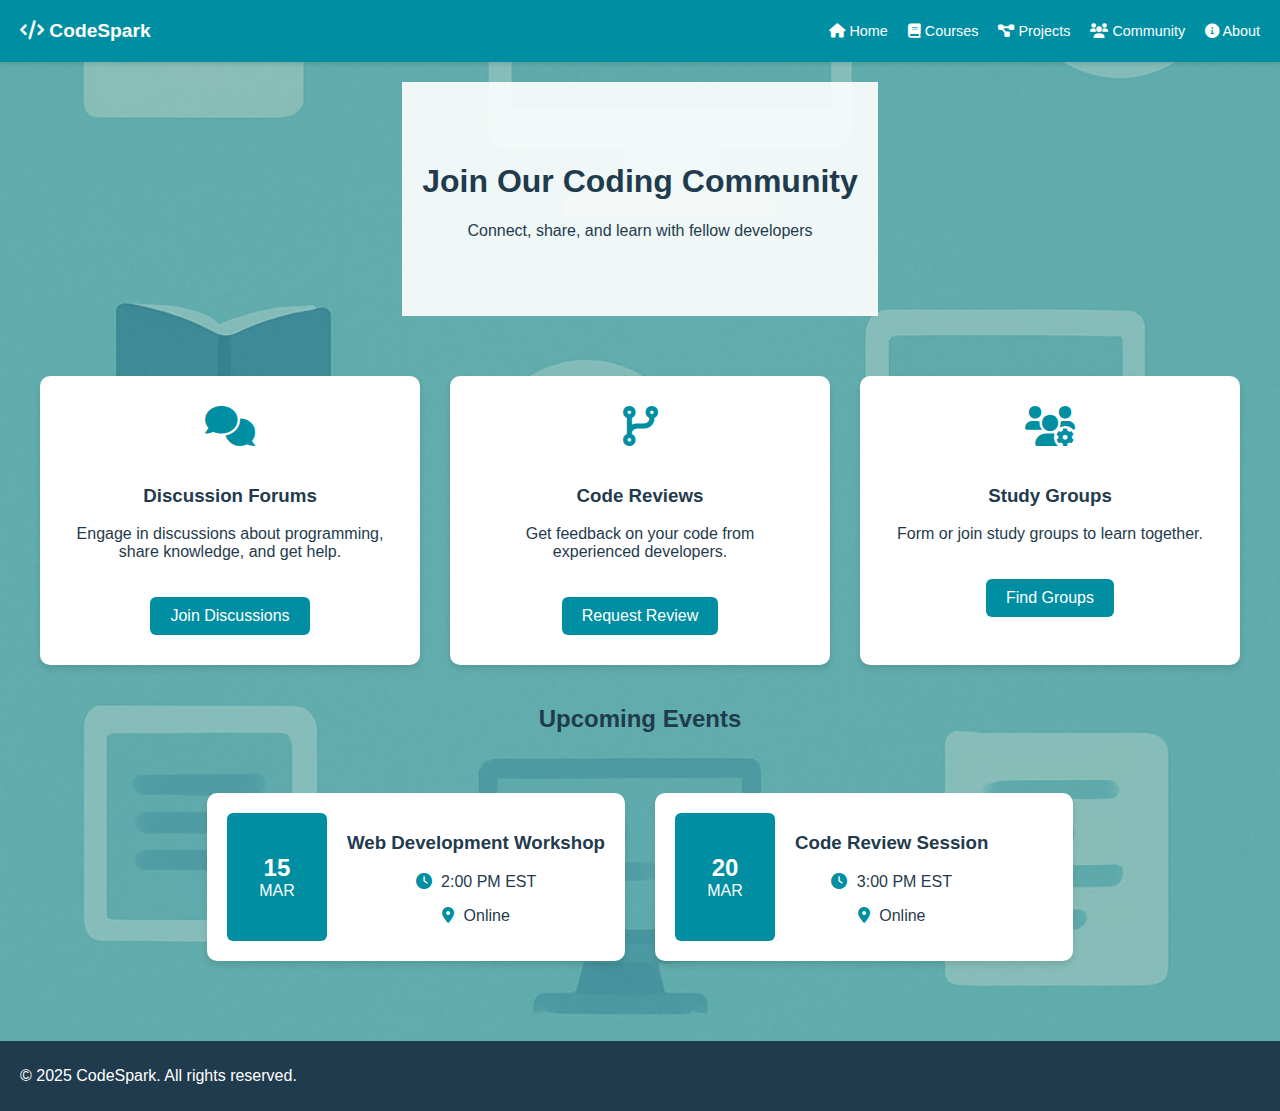
<file: community.html>
<!DOCTYPE html>
<html lang="en">
<head>
    <meta charset="UTF-8">
    <meta name="viewport" content="width=device-width, initial-scale=1.0">
    <title>CodeSpark - Community</title>
    <link rel="stylesheet" href="styles.css">
    <link rel="stylesheet" href="https://cdnjs.cloudflare.com/ajax/libs/font-awesome/6.0.0/css/all.min.css">
    <link rel="icon" href="favicon.ico" type="image/x-icon">
</head>
<body>
    <header>
        <nav class="nav-container">
            <div class="logo">
                <h1><i class="fas fa-code"></i> CodeSpark</h1>
            </div>
            <button class="mobile-nav-toggle" aria-label="Toggle navigation">
                <i class="fas fa-bars"></i>
            </button>
            <div class="nav-links">
                <a href="index.html"><i class="fas fa-home"></i> Home</a>
                <a href="courses.html"><i class="fas fa-book"></i> Courses</a>
                <a href="projects.html"><i class="fas fa-project-diagram"></i> Projects</a>
                <a href="community.html"><i class="fas fa-users"></i> Community</a>
                <a href="about.html"><i class="fas fa-info-circle"></i> About</a>
            </div>
        </nav>
    </header>

    <main>
        <div class="community-hero">
            <h1>Join Our Coding Community</h1>
            <p>Connect, share, and learn with fellow developers</p>
        </div>

        <section class="community-features">
            <div class="community-grid">
                <div class="community-card">
                    <i class="fas fa-comments"></i>
                    <h3>Discussion Forums</h3>
                    <p>Engage in discussions about programming, share knowledge, and get help.</p>
                    <button class="community-btn">Join Discussions</button>
                </div>
                <div class="community-card">
                    <i class="fas fa-code-branch"></i>
                    <h3>Code Reviews</h3>
                    <p>Get feedback on your code from experienced developers.</p>
                    <button class="community-btn">Request Review</button>
                </div>
                <div class="community-card">
                    <i class="fas fa-users-cog"></i>
                    <h3>Study Groups</h3>
                    <p>Form or join study groups to learn together.</p>
                    <button class="community-btn">Find Groups</button>
                </div>
            </div>
        </section>

        <section class="community-events">
            <h2>Upcoming Events</h2>
            <div class="events-grid">
                <div class="event-card">
                    <div class="event-date">
                        <span class="day">15</span>
                        <span class="month">MAR</span>
                    </div>
                    <div class="event-details">
                        <h3>Web Development Workshop</h3>
                        <p><i class="fas fa-clock"></i> 2:00 PM EST</p>
                        <p><i class="fas fa-map-marker-alt"></i> Online</p>
                    </div>
                </div>
                <div class="event-card">
                    <div class="event-date">
                        <span class="day">20</span>
                        <span class="month">MAR</span>
                    </div>
                    <div class="event-details">
                        <h3>Code Review Session</h3>
                        <p><i class="fas fa-clock"></i> 3:00 PM EST</p>
                        <p><i class="fas fa-map-marker-alt"></i> Online</p>
                    </div>
                </div>
            </div>
        </section>
    </main>

    <footer>
        <div class="footer-content">
            <p>&copy; 2025 CodeSpark. All rights reserved.</p>
        </div>
    </footer>

    <script src="script.js"></script>
</body>
</html>
</file>
<file: styles.css>
body {
    font-family: Arial, sans-serif;
    margin: 0;
    padding: 0;
    background-color: #a6dce0; /* Light teal background to match */
    color: #1f3b4d;
    text-align: center;
    background-image: url('images/Background.png');
    background-size: cover;
    background-position: center;
    background-repeat: no-repeat;
    background-attachment: fixed;
    min-height: 100vh;
    display: flex;
    flex-direction: column;
}

header {
    background: #008fa2; /* Deeper teal */
    color: white;
    padding: 20px 0;
    box-shadow: 0 2px 4px rgba(0, 0, 0, 0.1);
}

.animation {
    background-color: rgba(255, 255, 255, 0.9);
    padding: 20px;
    border-radius: 10px;
    box-shadow: 0 0 10px rgba(0, 0, 0, 0.1);
    margin: 20px auto;
    position: relative;
    z-index: 1;
    width: 60%;
    box-sizing: border-box;
}

.animation img {
    width: 100%;
    height: auto;
    display: block;
    max-width: 100%;
}

button {
    padding: 10px 20px;
    font-size: 16px;
    background-color: #005f73; /* Darker blue-teal */
    color: white;
    border: none;
    border-radius: 6px;
    cursor: pointer;
    transition: background-color 0.3s ease;
}

button:hover {
    background-color: #004c5e; /* Darker on hover */
}

footer {
    margin-top: 20px;
    padding: 10px 0;
    background: #1f3b4d; /* Deep navy blue for contrast */
    color: white;
}

main {
    flex: 1;
    display: flex;
    flex-direction: column;
    align-items: center;
    padding: 20px;
}

.content-wrapper {
    width: 100%;
    max-width: 1200px;
    position: relative;
}

button {
    margin-top: 30px;
}

footer {
    margin-top: auto;
    width: 100%;
}

/* First, let's move inline styles to CSS */
.nav-container {
    display: flex;
    justify-content: space-between;
    align-items: center;
    padding: 0 20px;
}

.logo h1 {
    font-size: 1.2rem;
    margin: 0;
}

.nav-links {
    display: flex;
    gap: 20px;
    font-size: 0.9rem;
    align-items: center;
}

.nav-links a {
    color: white;
    text-decoration: none;
    white-space: nowrap;
}

.footer-content {
    display: flex;
    justify-content: space-between;
    align-items: center;
    padding: 0 20px;
}

.social-icons {
    display: flex;
    gap: 20px;
}

/* Update the mobile nav toggle base styles */
.mobile-nav-toggle {
    display: none; /* Hidden by default for desktop */
    background: none;
    border: none;
    color: white;
    font-size: 24px;
    cursor: pointer;
    padding: 8px;
}

@media screen and (max-width: 768px) {
    .nav-container {
        position: relative;
        display: flex;
        justify-content: space-between;
        align-items: center;
        width: 96%;
        padding: 0 8px;
    }

    .mobile-nav-toggle {
        display: block; /* Show on mobile */
        padding-right: 8px;
        z-index: 100;
    }

    .nav-links {
        display: none; /* Hidden by default on mobile */
        width: calc(100% - 16px);
        position: absolute;
        top: 100%;
        left: 8px;
        right: 8px;
        background: #008fa2;
        box-shadow: 0 4px 6px rgba(0, 0, 0, 0.1);
        z-index: 99;
        border-radius: 0 0 8px 8px;
    }

    .nav-links.active {
        display: flex !important;
        flex-direction: column;
        padding: 10px 0;
    }

    .nav-links a {
        padding: 15px 20px;
        width: 100%;
        text-align: left;
        border-bottom: 1px solid rgba(255, 255, 255, 0.1);
    }

    .nav-links a:last-child {
        border-bottom: none;
    }

    .animation {
        display: none; /* This will hide the GIF on mobile */
    }

    .content-wrapper {
        display: block; /* Remove flex display on mobile */
    }

    .footer-content {
        flex-direction: column;
        gap: 15px;
        padding: 15px;
        text-align: center;
    }

    .social-icons {
        justify-content: center;
    }
}

/* Desktop-specific styles */
@media screen and (min-width: 769px) {
    .mobile-nav-toggle {
        display: none;
    }

    .nav-links {
        display: flex !important;
    }

    .animation {
        display: block;
        width: 25%;
        margin-right: 50px;
        float: right;
        max-width: 300px;
    }

    .animation img {
        width: 100%;
        height: auto;
        display: block;
    }

    .content-wrapper {
        position: relative;
        max-width: 1200px;
        margin: 0 auto;
        padding: 20px;
    }

    button#getStarted {
        position: static;
        transform: none;
    }
}

img {
    max-width: 100%;
    height: auto;
}

/* Add these new styles to your existing styles.css */

.auth-container {
    background: rgba(255, 255, 255, 0.9);
    padding: 30px;
    border-radius: 10px;
    box-shadow: 0 0 20px rgba(0, 0, 0, 0.1);
    margin: 40px auto;
    max-width: 400px;
    text-align: center;
}

.auth-buttons {
    display: flex;
    gap: 20px;
    justify-content: center;
    margin-top: 20px;
}

.courses-grid {
    display: grid;
    grid-template-columns: repeat(auto-fit, minmax(280px, 1fr));
    gap: 30px;
    padding: 20px;
}

.course-card {
    background: white;
    border-radius: 10px;
    padding: 20px;
    box-shadow: 0 4px 6px rgba(0, 0, 0, 0.1);
    transition: transform 0.3s ease;
    text-align: center; /* Center all content in card */
}

.course-card:hover {
    transform: translateY(-5px);
    box-shadow: 0 6px 12px rgba(0, 0, 0, 0.15);
}

.course-card img {
    width: 160px; /* Fixed width */
    height: 160px; /* Fixed height to maintain perfect circle */
    object-fit: cover;
    border-radius: 50%; /* Makes the image circular */
    margin: 15px auto; /* Center the circle and add margin */
    display: block; /* Helps with centering */
    box-shadow: 0 4px 8px rgba(0, 0, 0, 0.2); /* Optional: adds depth */
}

.course-card h3 {
    margin: 10px 0;
    color: #1f3b4d;
}

.course-card p {
    color: #666;
    margin-bottom: 20px;
}

.auth-btn {
    padding: 8px 15px;
    border-radius: 4px;
    transition: background-color 0.3s ease;
}

.auth-btn:hover {
    background-color: rgba(255, 255, 255, 0.1);
}

@media screen and (max-width: 768px) {
    .courses-grid {
        grid-template-columns: 1fr;
        padding: 15px;
    }
    
    .auth-container {
        margin: 20px;
        padding: 20px;
    }
}

/* Profile styles */
.profile-container {
    position: relative;
    display: flex;
    align-items: center;
    height: 100%;
}

.profile-btn {
    background: none;
    border: none;
    color: white;
    padding: 8px 15px;
    cursor: pointer;
    font-size: 0.9rem;
    display: flex;
    align-items: center;
    gap: 5px;
    margin: 0;
    height: 100%;
}

.profile-btn:hover {
    background-color: rgba(255, 255, 255, 0.1);
    border-radius: 4px;
}

.profile-dropdown {
    display: none;
    position: absolute;
    top: 100%;
    right: 0;
    background: white;
    min-width: 200px;
    box-shadow: 0 2px 10px rgba(0, 0, 0, 0.1);
    border-radius: 8px;
    padding: 8px 0;
    z-index: 1000;
}

.profile-dropdown.show {
    display: block;
}

.dropdown-item {
    display: flex;
    align-items: center;
    gap: 10px;
    padding: 10px 15px;
    color: #333 !important;
    text-decoration: none;
    transition: background-color 0.2s;
}

.dropdown-item:hover {
    background-color: #f5f5f5;
}

.dropdown-divider {
    margin: 8px 0;
    border: none;
    border-top: 1px solid #eee;
}

/* Mobile responsive adjustments */
@media screen and (max-width: 768px) {
    .profile-dropdown {
        width: 100%;
        position: relative;
        box-shadow: none;
        background: #fff;
    }

    .dropdown-item {
        color: #333 !important;
    }

    .dropdown-item:hover {
        background-color: #f5f5f5;
    }

    .dropdown-divider {
        border-color: #eee;
    }
}

/* Update mobile restriction styles */
.mobile-restriction {
    display: none; /* Hidden by default */
    background: rgba(255, 255, 255, 0.95);
    padding: 30px;
    border-radius: 10px;
    box-shadow: 0 0 20px rgba(0, 0, 0, 0.1);
    margin: 40px 20px;
    text-align: center;
}

.mobile-restriction i {
    font-size: 48px;
    color: #008fa2;
    margin-bottom: 20px;
}

/* Update the back button styles */
.back-button {
    display: inline-flex;
    align-items: center;
    justify-content: center;
    background: #008fa2;
    color: white !important;
    padding: 12px 25px;
    border: none;
    border-radius: 6px;
    font-size: 16px;
    cursor: pointer;
    margin: 20px auto 0;
    text-decoration: none;
    width: fit-content;
}

.back-button i {
    margin-right: 10px;
    font-size: 18px; /* Make the icon slightly larger */
}

/* Add these new styles for the course page */
.course-content-wrapper {
    display: flex;
    gap: 30px;
    max-width: 1400px;
    margin: 20px auto;
    padding: 0 20px;
}

.course-sidebar {
    width: 280px;
    background: white;
    border-radius: 10px;
    padding: 20px;
    box-shadow: 0 2px 10px rgba(0, 0, 0, 0.1);
    position: sticky;
    top: 20px;
    height: fit-content;
}

.course-modules {
    list-style: none;
    padding: 0;
    margin: 20px 0;
}

.course-modules li {
    margin: 10px 0;
}

.course-modules a {
    display: block;
    padding: 12px 15px;
    color: #333;
    text-decoration: none;
    border-radius: 6px;
    transition: all 0.3s ease;
}

.course-modules li.active a {
    background: #008fa2;
    color: white;
}

.course-modules a:hover {
    background: #e9ecef;
}

.course-main-content {
    flex: 1;
    background: white;
    border-radius: 10px;
    padding: 30px;
    box-shadow: 0 2px 10px rgba(0, 0, 0, 0.1);
}

.progress-tracker {
    margin-top: 20px;
    padding: 15px;
    background: #f8f9fa;
    border-radius: 6px;
}

.progress-bar {
    height: 8px;
    background: #e9ecef;
    border-radius: 4px;
    overflow: hidden;
}

.progress {
    height: 100%;
    background: #008fa2;
    transition: width 0.3s ease;
}

.progress-text {
    display: block;
    margin-top: 10px;
    text-align: center;
    font-size: 14px;
    color: #666;
}

.video-container {
    margin: 30px 0;
    position: relative;
    padding-bottom: 56.25%;
    height: 0;
    overflow: hidden;
}

.video-container iframe {
    position: absolute;
    top: 0;
    left: 0;
    width: 100%;
    height: 100%;
}

.practice-area {
    margin: 30px 0;
    border: 1px solid #dee2e6;
    border-radius: 8px;
    padding: 20px;
}

.code-editor {
    display: flex;
    flex-direction: column;
    gap: 15px;
}

.html-input {
    width: 100%;
    height: 200px;
    padding: 15px;
    font-family: monospace;
    border: 1px solid #dee2e6;
    border-radius: 6px;
    resize: vertical;
}

.run-code {
    background: #28a745;
    color: white;
    border: none;
    padding: 10px 20px;
    border-radius: 6px;
    cursor: pointer;
    transition: background-color 0.3s ease;
}

.run-code:hover {
    background: #218838;
}

.preview-pane {
    border: 1px solid #dee2e6;
    border-radius: 6px;
    padding: 15px;
}

.result-frame {
    width: 100%;
    height: 200px;
    border: none;
    background: white;
}

.lesson-navigation {
    margin-top: 30px;
    display: flex;
    justify-content: flex-end;
}

.next-lesson {
    background: #008fa2;
    color: white;
    border: none;
    padding: 12px 25px;
    border-radius: 6px;
    cursor: pointer;
    transition: background-color 0.3s ease;
}

.next-lesson:hover {
    background: #007a8c;
}

@media (max-width: 768px) {
    .course-content-wrapper {
        flex-direction: column;
    }

    .course-sidebar {
        width: 100%;
        position: static;
    }
}

/* Add these new styles for the enhanced homepage */
.hero-section {
    display: flex;
    align-items: center;
    justify-content: space-between;
    max-width: 1200px;
    margin: 40px auto;
    padding: 0 20px;
}

.hero-content {
    flex: 1;
    text-align: center;
    padding-right: 0;
}

.hero-content h1 {
    font-size: 3rem;
    margin-bottom: 20px;
    color: #fff;
}

.hero-text {
    font-size: 1.2rem;
    margin-bottom: 30px;
    color: #fff;
}

.cta-button {
    background: #005f73;
    color: white;
    padding: 15px 30px;
    font-size: 1.1rem;
    border: none;
    border-radius: 8px;
    cursor: pointer;
    transition: all 0.3s ease;
    margin: 0 auto;
    display: inline-block;
}

.cta-button:hover {
    background: #004c5e;
    transform: translateY(-2px);
}

.features-section {
    background: rgba(255, 255, 255, 0.9);
    padding: 60px 20px;
    margin: 40px 0;
}

.features-grid {
    display: grid;
    grid-template-columns: repeat(auto-fit, minmax(250px, 1fr));
    gap: 30px;
    max-width: 1200px;
    margin: 40px auto;
}

.feature-card {
    padding: 30px;
    text-align: center;
    border-radius: 10px;
    background: white;
    box-shadow: 0 4px 6px rgba(0, 0, 0, 0.1);
    transition: transform 0.3s ease;
}

.feature-card:hover {
    transform: translateY(-5px);
}

.feature-card i {
    font-size: 2.5rem;
    color: #008fa2;
    margin-bottom: 20px;
}

.popular-courses {
    padding: 60px 20px;
    background: rgba(255, 255, 255, 0.9);
    margin: 40px 0;
}

.courses-preview {
    display: grid;
    grid-template-columns: repeat(auto-fit, minmax(250px, 1fr));
    gap: 30px;
    max-width: 1200px;
    margin: 40px auto;
}

.course-preview-card {
    background: white;
    border-radius: 10px;
    padding: 20px;
    text-align: center;
    box-shadow: 0 4px 6px rgba(0, 0, 0, 0.1);
}

.course-preview-card img {
    width: 120px;
    height: 120px;
    border-radius: 50%;
    margin: 0 auto 20px;
    object-fit: cover;
}

.view-all-btn {
    display: inline-block;
    padding: 12px 30px;
    background: #008fa2;
    color: white;
    text-decoration: none;
    border-radius: 6px;
    margin-top: 30px;
    transition: background-color 0.3s ease;
}

.testimonials {
    padding: 60px 20px;
}

.testimonials-grid {
    display: grid;
    grid-template-columns: repeat(auto-fit, minmax(300px, 1fr));
    gap: 30px;
    max-width: 1200px;
    margin: 40px auto;
}

.testimonial-card {
    background: rgba(255, 255, 255, 0.9);
    border-radius: 10px;
    padding: 30px;
    box-shadow: 0 4px 6px rgba(0, 0, 0, 0.1);
}

.testimonial-content i {
    font-size: 2rem;
    color: #008fa2;
    margin-bottom: 20px;
}

.testimonial-author {
    display: flex;
    align-items: center;
    margin-top: 20px;
}

.testimonial-author img {
    width: 50px;
    height: 50px;
    border-radius: 50%;
    margin-right: 15px;
}

.cta-section {
    background: rgba(255, 255, 255, 0.9);
    padding: 60px 20px;
    margin: 40px 0;
    text-align: center;
}

.cta-section h2 {
    margin-bottom: 20px;
}

/* Mobile responsiveness */
@media screen and (max-width: 768px) {
    .hero-section {
        flex-direction: column;
        text-align: center;
    }

    .hero-content {
        padding-right: 0;
        margin-bottom: 30px;
    }

    .hero-content h1 {
        font-size: 2rem;
    }

    .features-grid,
    .courses-preview,
    .testimonials-grid {
        grid-template-columns: 1fr;
    }
}

/* Community Page Styles */
.community-hero, .projects-hero {
    background: rgba(255, 255, 255, 0.9);
    padding: 60px 20px;
    margin-bottom: 40px;
    text-align: center;
}

.community-grid {
    display: grid;
    grid-template-columns: repeat(auto-fit, minmax(280px, 1fr));
    gap: 30px;
    max-width: 1200px;
    margin: 0 auto;
    padding: 20px;
}

.community-card {
    background: white;
    border-radius: 10px;
    padding: 30px;
    text-align: center;
    box-shadow: 0 4px 6px rgba(0, 0, 0, 0.1);
    transition: transform 0.3s ease;
}

.community-card:hover {
    transform: translateY(-5px);
}

.community-card i {
    font-size: 2.5rem;
    color: #008fa2;
    margin-bottom: 20px;
}

.community-btn {
    background: #008fa2;
    color: white;
    padding: 10px 20px;
    border: none;
    border-radius: 6px;
    margin-top: 20px;
    cursor: pointer;
    transition: background-color 0.3s ease;
}

.community-btn:hover {
    background: #007a8c;
}

.events-grid {
    display: grid;
    grid-template-columns: repeat(auto-fit, minmax(300px, 1fr));
    gap: 30px;
    max-width: 1200px;
    margin: 40px auto;
    padding: 20px;
}

.event-card {
    background: white;
    border-radius: 10px;
    padding: 20px;
    display: flex;
    gap: 20px;
    box-shadow: 0 4px 6px rgba(0, 0, 0, 0.1);
}

.event-date {
    display: flex;
    flex-direction: column;
    align-items: center;
    justify-content: center;
    background: #008fa2;
    color: white;
    padding: 10px;
    border-radius: 6px;
    min-width: 80px;
}

.event-date .day {
    font-size: 1.5rem;
    font-weight: bold;
}

.event-details i {
    color: #008fa2;
    margin-right: 5px;
}

/* Projects Page Styles */
.project-filters {
    margin: 20px auto 40px;
    text-align: center;
}

.filter-btn {
    background: none;
    border: 2px solid #008fa2;
    color: #008fa2;
    padding: 8px 20px;
    margin: 0 5px;
    border-radius: 20px;
    cursor: pointer;
    transition: all 0.3s ease;
}

.filter-btn.active, .filter-btn:hover {
    background: #008fa2;
    color: white;
}

.projects-grid {
    display: grid;
    grid-template-columns: repeat(auto-fit, minmax(300px, 1fr));
    gap: 30px;
    max-width: 1200px;
    margin: 0 auto;
    padding: 20px;
}

.project-card {
    background: white;
    border-radius: 10px;
    overflow: hidden;
    box-shadow: 0 4px 6px rgba(0, 0, 0, 0.1);
    transition: transform 0.3s ease;
}

.project-card:hover {
    transform: translateY(-5px);
}

.project-card img {
    width: 100%;
    height: 200px;
    object-fit: cover;
}

.project-content {
    padding: 20px;
}

.project-tags {
    margin: 15px 0;
}

.tag {
    background: #e9ecef;
    color: #495057;
    padding: 4px 10px;
    border-radius: 15px;
    font-size: 0.9rem;
    margin-right: 5px;
}

.start-project-btn {
    background: #008fa2;
    color: white;
    padding: 10px 20px;
    border: none;
    border-radius: 6px;
    cursor: pointer;
    transition: background-color 0.3s ease;
    width: 100%;
}

.start-project-btn:hover {
    background: #007a8c;
}

@media screen and (max-width: 768px) {
    .project-filters {
        display: flex;
        flex-wrap: wrap;
        justify-content: center;
        gap: 10px;
    }

    .filter-btn {
        margin: 5px;
    }
}

/* About Page Styles */
.about-hero {
    background: rgba(255, 255, 255, 0.9);
    padding: 60px 20px;
    margin-bottom: 40px;
    text-align: center;
}

.about-section {
    max-width: 1200px;
    margin: 0 auto;
    padding: 20px;
}

.about-grid {
    display: grid;
    grid-template-columns: 1fr;
    gap: 40px;
    margin-bottom: 60px;
}

.about-content {
    background: rgba(255, 255, 255, 0.9);
    padding: 30px;
    border-radius: 10px;
    text-align: center;
}

.about-stats {
    display: grid;
    grid-template-columns: repeat(auto-fit, minmax(200px, 1fr));
    gap: 20px;
}

.stat-card {
    background: white;
    padding: 30px;
    border-radius: 10px;
    text-align: center;
    box-shadow: 0 4px 6px rgba(0, 0, 0, 0.1);
    transition: transform 0.3s ease;
}

.stat-card:hover {
    transform: translateY(-5px);
}

.stat-card i {
    font-size: 2.5rem;
    color: #008fa2;
    margin-bottom: 15px;
}

.stat-card h3 {
    font-size: 2rem;
    color: #1f3b4d;
    margin: 10px 0;
}

.team-section {
    background: rgba(255, 255, 255, 0.9);
    padding: 60px 20px;
    margin: 40px 0;
    text-align: center;
}

.team-grid {
    display: grid;
    grid-template-columns: repeat(auto-fit, minmax(250px, 1fr));
    gap: 30px;
    max-width: 1200px;
    margin: 40px auto;
}

.team-card {
    background: white;
    border-radius: 10px;
    padding: 30px;
    text-align: center;
    box-shadow: 0 4px 6px rgba(0, 0, 0, 0.1);
    transition: transform 0.3s ease;
}

.team-card:hover {
    transform: translateY(-5px);
}

.team-card img {
    width: 150px;
    height: 150px;
    border-radius: 50%;
    margin-bottom: 20px;
    object-fit: cover;
}

.team-card .role {
    color: #008fa2;
    font-weight: bold;
    margin: 10px 0;
}

.values-section {
    max-width: 1200px;
    margin: 40px auto;
    padding: 20px;
    text-align: center;
}

.values-grid {
    display: grid;
    grid-template-columns: repeat(auto-fit, minmax(250px, 1fr));
    gap: 30px;
    margin-top: 40px;
}

.value-card {
    background: rgba(255, 255, 255, 0.9);
    padding: 30px;
    border-radius: 10px;
    text-align: center;
    box-shadow: 0 4px 6px rgba(0, 0, 0, 0.1);
    transition: transform 0.3s ease;
}

.value-card:hover {
    transform: translateY(-5px);
}

.value-card i {
    font-size: 2.5rem;
    color: #008fa2;
    margin-bottom: 20px;
}

.contact-section {
    background: rgba(255, 255, 255, 0.9);
    padding: 60px 20px;
    margin: 40px 0;
    text-align: center;
}

.contact-info {
    display: grid;
    grid-template-columns: repeat(auto-fit, minmax(250px, 1fr));
    gap: 30px;
    max-width: 1200px;
    margin: 40px auto;
}

.contact-item {
    display: flex;
    align-items: center;
    justify-content: center;
    gap: 15px;
}

.contact-item i {
    font-size: 1.5rem;
    color: #008fa2;
}

@media screen and (max-width: 768px) {
    .about-grid,
    .team-grid,
    .values-grid,
    .contact-info {
        grid-template-columns: 1fr;
    }

    .stat-card h3 {
        font-size: 1.5rem;
    }

    .contact-item {
        flex-direction: column;
        text-align: center;
    }
}
</file>
